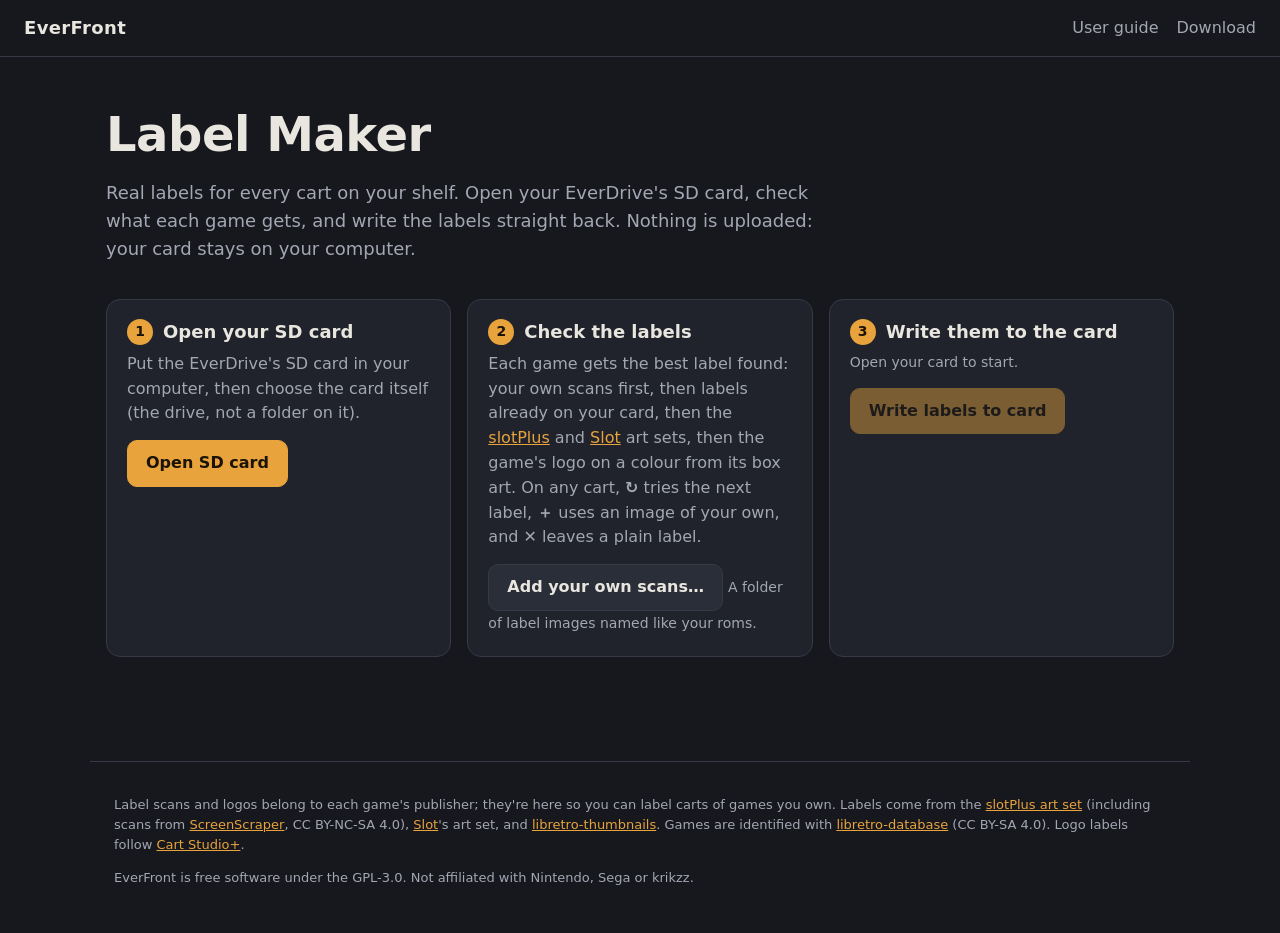
<file: docs/index.html>
<!doctype html>
<html lang="en">
<head>
  <meta charset="utf-8">
  <title>EverFront</title>
  <meta http-equiv="refresh" content="0; url=label-maker/">
  <link rel="canonical" href="label-maker/">
</head>
<body style="background:#16181d;color:#e9e6df;font:16px system-ui,sans-serif;padding:24px">
  <p>Taking you to the <a style="color:#e8a33d" href="label-maker/">EverFront Label Maker</a>…</p>
</body>
</html>
</file>
<file: docs/label-maker/style.css>
:root {
  --bg: #16181d;
  --panel: #20232b;
  --panel-2: #2a2e38;
  --line: #353a46;
  --text: #e9e6df;
  --muted: #a3a7b3;
  --accent: #e8a33d;
  --accent-ink: #1b1306;
  --ok: #6cc489;
  --warn: #e8c35a;
  --error: #ec7a6b;
  color-scheme: dark;
}

* { box-sizing: border-box; }
[hidden] { display: none !important; }
body {
  margin: 0;
  background: var(--bg);
  color: var(--text);
  font: 16px/1.55 system-ui, -apple-system, "Segoe UI", Roboto, sans-serif;
}
a { color: var(--accent); }

.mast {
  display: flex;
  align-items: center;
  justify-content: space-between;
  gap: 16px;
  padding: 14px 24px;
  border-bottom: 1px solid var(--line);
}
.brand { color: var(--text); font-weight: 700; letter-spacing: 0.02em; text-decoration: none; font-size: 18px; }
.mast nav { display: flex; gap: 18px; }
.mast nav a { color: var(--muted); text-decoration: none; }
.mast nav a:hover { color: var(--text); }

main { max-width: 1100px; margin: 0 auto; padding: 0 16px 48px; }
.hero { padding: 40px 0 8px; }
.hero h1 { font-size: clamp(32px, 5vw, 48px); margin: 0 0 8px; letter-spacing: -0.01em; }
.lede { color: var(--muted); max-width: 62ch; margin: 0; font-size: 18px; }

.steps {
  list-style: none;
  padding: 0;
  margin: 28px 0;
  display: grid;
  grid-template-columns: repeat(auto-fit, minmax(260px, 1fr));
  gap: 16px;
}
.step {
  background: var(--panel);
  border: 1px solid var(--line);
  border-radius: 14px;
  padding: 18px 20px 20px;
}
.step h2 { font-size: 18px; margin: 0 0 6px; display: flex; align-items: center; gap: 10px; }
.step p { margin: 0 0 14px; color: var(--muted); }
.num {
  display: inline-grid;
  place-items: center;
  width: 26px;
  height: 26px;
  border-radius: 50%;
  background: var(--accent);
  color: var(--accent-ink);
  font-size: 14px;
  font-weight: 700;
}
.small { font-size: 14px; color: var(--muted); }

button, .button {
  display: inline-flex;
  align-items: center;
  gap: 8px;
  font: inherit;
  font-weight: 600;
  padding: 10px 18px;
  border-radius: 10px;
  border: 1px solid var(--line);
  background: var(--panel-2);
  color: var(--text);
  cursor: pointer;
}
button:hover, .button:hover { border-color: var(--muted); }
.primary { background: var(--accent); color: var(--accent-ink); border-color: var(--accent); }
.primary:hover { filter: brightness(1.08); border-color: var(--accent); }
button:disabled { opacity: 0.45; cursor: default; filter: none; }
button:focus-visible, .button:focus-within { outline: 2px solid var(--accent); outline-offset: 2px; }

.status-bar { display: flex; align-items: center; gap: 12px; min-height: 28px; color: var(--muted); }
progress { flex: 1; max-width: 360px; accent-color: var(--accent); }
.notice { margin: 8px 0; padding: 10px 14px; border-radius: 10px; background: var(--panel); border-left: 4px solid var(--muted); }
.notice.warn { border-color: var(--warn); }
.notice.error { border-color: var(--error); }
.result { margin: 12px 0; padding: 14px 16px; border-radius: 12px; background: #1f3328; border: 1px solid #2f5a40; color: #d8f1e0; }

.shelf { margin-top: 32px; }
.shelf h2 { display: flex; align-items: baseline; gap: 12px; font-size: 22px; margin: 0 0 12px; }
.count { font-size: 14px; color: var(--muted); font-weight: 400; }
.grid {
  display: grid;
  grid-template-columns: repeat(auto-fill, minmax(170px, 1fr));
  gap: 14px;
}
.tile {
  margin: 0;
  background: var(--panel);
  border: 1px solid var(--line);
  border-radius: 12px;
  padding: 12px;
  display: flex;
  flex-direction: column;
  gap: 8px;
}
.cart {
  display: grid;
  place-items: center;
  background: linear-gradient(180deg, #9aa0ab, #7d838f);
  border-radius: 8px 8px 4px 4px;
  padding: 10px;
  min-height: 110px;
}
.label {
  width: 100%;
  max-height: 150px;
  object-fit: contain;
  image-rendering: pixelated;
  border-radius: 3px;
  box-shadow: 0 1px 0 rgba(255, 255, 255, 0.25), 0 2px 6px rgba(0, 0, 0, 0.35) inset;
}
.tile.missing .label { opacity: 0.6; }
figcaption { display: flex; flex-direction: column; gap: 4px; min-width: 0; }
.name { font-size: 14px; white-space: nowrap; overflow: hidden; text-overflow: ellipsis; }
.badge {
  align-self: flex-start;
  font-size: 12px;
  padding: 1px 8px;
  border-radius: 999px;
  background: var(--panel-2);
  color: var(--muted);
}
.badge[data-kind="scan"], .badge[data-kind="card"] { color: var(--ok); }
.badge[data-kind="plus"], .badge[data-kind="slot"] { color: var(--accent); }
.badge[data-kind="none"] { color: var(--error); }
.actions { display: flex; gap: 6px; }
.icon { padding: 4px 10px; font-size: 15px; font-weight: 400; }

footer { border-top: 1px solid var(--line); padding: 20px 24px 32px; color: var(--muted); font-size: 13px; max-width: 1100px; margin: 0 auto; }

@media (max-width: 600px) {
  .mast { padding: 12px 16px; }
  .grid { grid-template-columns: repeat(auto-fill, minmax(140px, 1fr)); }
}
</file>
